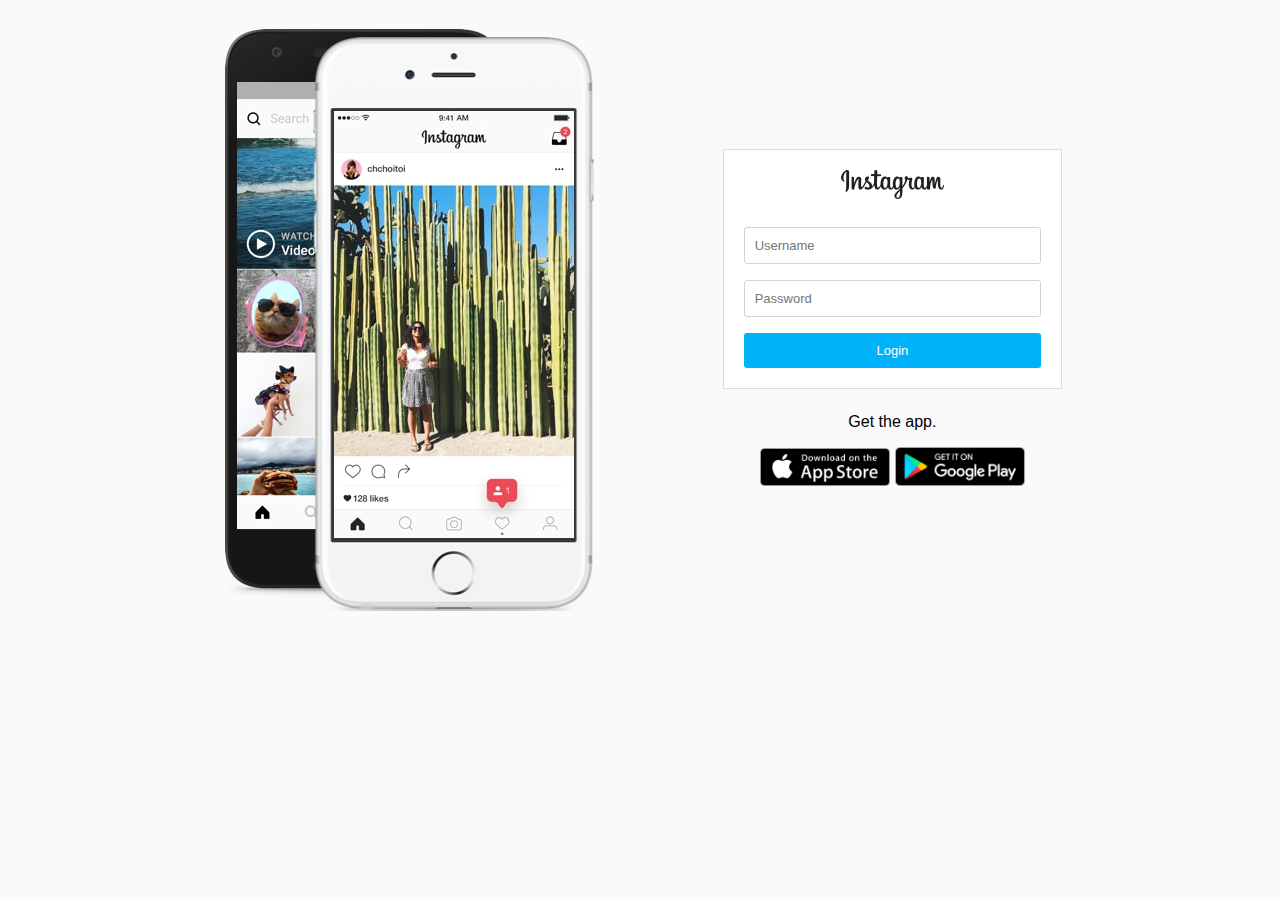
<file: index.html>
<!DOCTYPE html>
<html lang="en">
<head>
    <meta charset="UTF-8">
    <meta http-equiv="X-UA-Compatible" content="IE=edge">
    <meta name="viewport" content="width=device-width, initial-scale=1.0">
    <title>instagram | Login</title>
    <link rel="icon" href="assets/img/icon.png">
    <link rel="stylesheet" href="https://use.fontawesome.com/releases/v5.15.4/css/all.css">
    <link rel="stylesheet" href="assets/css/index.css">
</head>
<body>
    
    <div class="container">
        <div class="flexbox">
            <div class="box-1">
                <img src="assets/img/login.png" alt="">
            </div>
            <div class="box-2">
                <div class="form__box">
                    <div class="logo">
                        <img src="assets/img/logo.png" alt="">
                    </div>
                    <div class="msg"></div>
                    <form id="loginForm">
                        <input type="text" id="name" placeholder="Username" required>
                        <input type="password" id="password" placeholder="Password" required>
                        <button type="submit" id="submit">Login</button>
                    </form>
                </div>
                <!-- <div class="account">
                    <p>Don't have an account? </p>&nbsp;
                    <a href="inc/signUp.html">Sign Up</a>
                    <a href="inc/home.html">Home</a>
                </div> -->
                <div class="get__app">
                    <p>Get the app.</p>
                    <img src="assets/img/appstore.png" alt="">
                    <img src="assets/img/googleplay.png" alt="">
                </div>
            </div>
        </div>
    </div>


    <script>
        const name = document.getElementById('name');
        const form = document.querySelector('#loginForm');

        form.addEventListener('submit', (e) => {
            e.preventDefault();

            localStorage.setItem('loginName', name.value);

            window.location.pathname = "inc/home.html";
        });

        window.history.forward();

    </script>

</body>
</html>
</file>
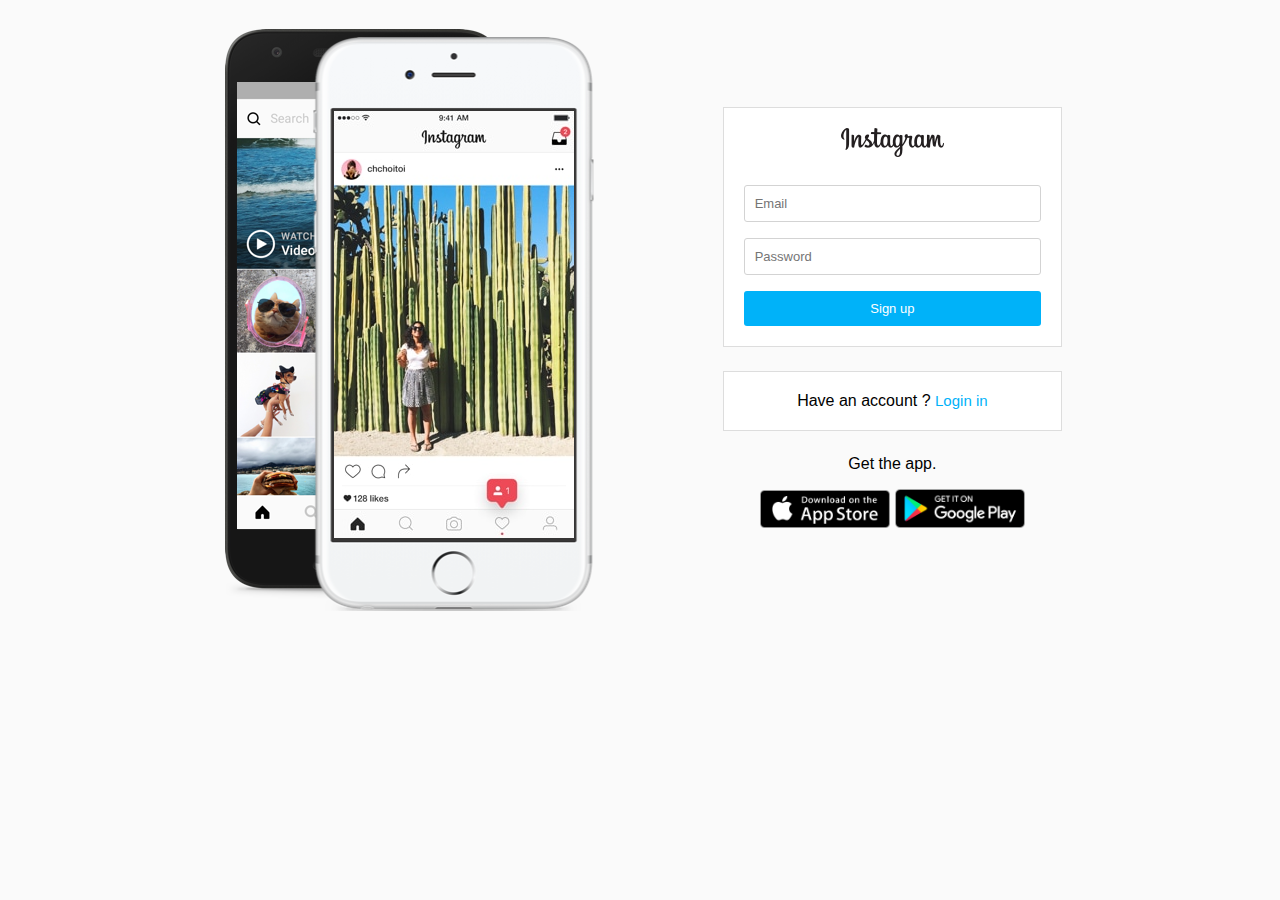
<file: inc/signUp.html>
<!DOCTYPE html>
<html lang="en">
<head>
    <meta charset="UTF-8">
    <meta http-equiv="X-UA-Compatible" content="IE=edge">
    <meta name="viewport" content="width=device-width, initial-scale=1.0">
    <title>instagram | Sign Up</title>
    <link rel="icon" href="../assets/img/icon.png">
    <link rel="stylesheet" href="https://use.fontawesome.com/releases/v5.15.4/css/all.css">
    <link rel="stylesheet" href="../assets/css/index.css">
</head>
<body>
    
    <div class="container">
        <div class="flexbox">
            <div class="box-1">
                <img src="../assets/img/login.png" alt="">
            </div>
            <div class="box-2">
                <div class="form__box">
                    <div class="logo">
                        <img src="../assets/img/logo.png" alt="">
                    </div>
                    <div class="msg"></div>
                    <form id="loginForm">
                        <input type="email" id="email" placeholder="Email">
                        <input type="password" id="password" placeholder="Password">
                        <button type="submit">Sign up</button>
                    </form>
                </div>
                <div class="account">
                    <p>Have an account ? </p>&nbsp;
                    <a href="../index.html">Login in</a>
                </div>
                <div class="get__app">
                    <p>Get the app.</p>
                    <img src="../assets/img/appstore.png" alt="">
                    <img src="../assets/img/googleplay.png" alt="">
                </div>
            </div>
        </div>
    </div>

</body>
</html>
</file>
<file: assets/css/index.css>
:root {
  --font-family: -apple-system, BlinkMacSystemFont, 'Segoe UI', Roboto, Oxygen, Ubuntu, Cantarell, 'Open Sans', 'Helvetica Neue', sans-serif;
}

* {
  margin: 0;
  padding: 0;
  -webkit-box-sizing: border-box;
          box-sizing: border-box;
}

body {
  font-family: var(--font-family);
  background: #fafafa;
}

input,
button {
  outline: none;
  padding: 10px;
  border-radius: 3px;
  font-size: 13px;
  font-weight: 500;
  font-family: var(--font-family);
}

.container {
  max-width: 1000px;
  margin: 1.5rem auto;
  padding: 0px 15px;
}

@media (max-width: 920px) {
  .container {
    display: -webkit-box;
    display: -ms-flexbox;
    display: flex;
    -webkit-box-pack: center;
        -ms-flex-pack: center;
            justify-content: center;
    -webkit-box-align: center;
        -ms-flex-align: center;
            align-items: center;
    min-height: 90vh;
  }
}

.flexbox {
  display: -webkit-box;
  display: -ms-flexbox;
  display: flex;
  -ms-flex-pack: distribute;
      justify-content: space-around;
  -webkit-box-align: center;
      -ms-flex-align: center;
          align-items: center;
}

@media (max-width: 920px) {
  .box-1 {
    display: none;
  }
}

.box-2 {
  width: 35%;
}

@media (max-width: 920px) {
  .box-2 {
    width: 300px;
  }
}

.form__box,
.account {
  border: 1px solid #ddd;
  background: #fff;
  padding: 20px;
}

.form__box .logo {
  text-align: center;
}

.form__box .msg .error {
  padding: 10px;
  font-size: 14px;
  font-weight: 500;
  margin: 1rem auto;
  background-color: #F8D7DA;
  color: #9D1C24;
  text-align: center;
}

.form__box form {
  display: -webkit-box;
  display: -ms-flexbox;
  display: flex;
  -webkit-box-pack: center;
      -ms-flex-pack: center;
          justify-content: center;
  -webkit-box-align: center;
      -ms-flex-align: center;
          align-items: center;
  -webkit-box-orient: vertical;
  -webkit-box-direction: normal;
      -ms-flex-direction: column;
          flex-direction: column;
  margin-top: 1.5rem;
}

.form__box input {
  width: 100%;
  border: 1px solid lightgray;
  margin-bottom: 1rem;
}

.form__box button {
  width: 100%;
  background: #00B2F9;
  border: none;
  color: #fff;
  cursor: pointer;
}

.account {
  margin-top: 1.5rem;
  text-align: center;
  display: -webkit-box;
  display: -ms-flexbox;
  display: flex;
  -webkit-box-pack: center;
      -ms-flex-pack: center;
          justify-content: center;
}

.account a {
  color: #00B2F9;
  text-decoration: none;
  font-size: 15px;
  font-weight: 500;
}

.get__app {
  text-align: center;
  margin-top: 1.5rem;
}

.get__app p {
  margin-bottom: 1rem;
  font-size: 16px;
  font-weight: 400;
}

.get__app img {
  width: 130px;
}
</file>
